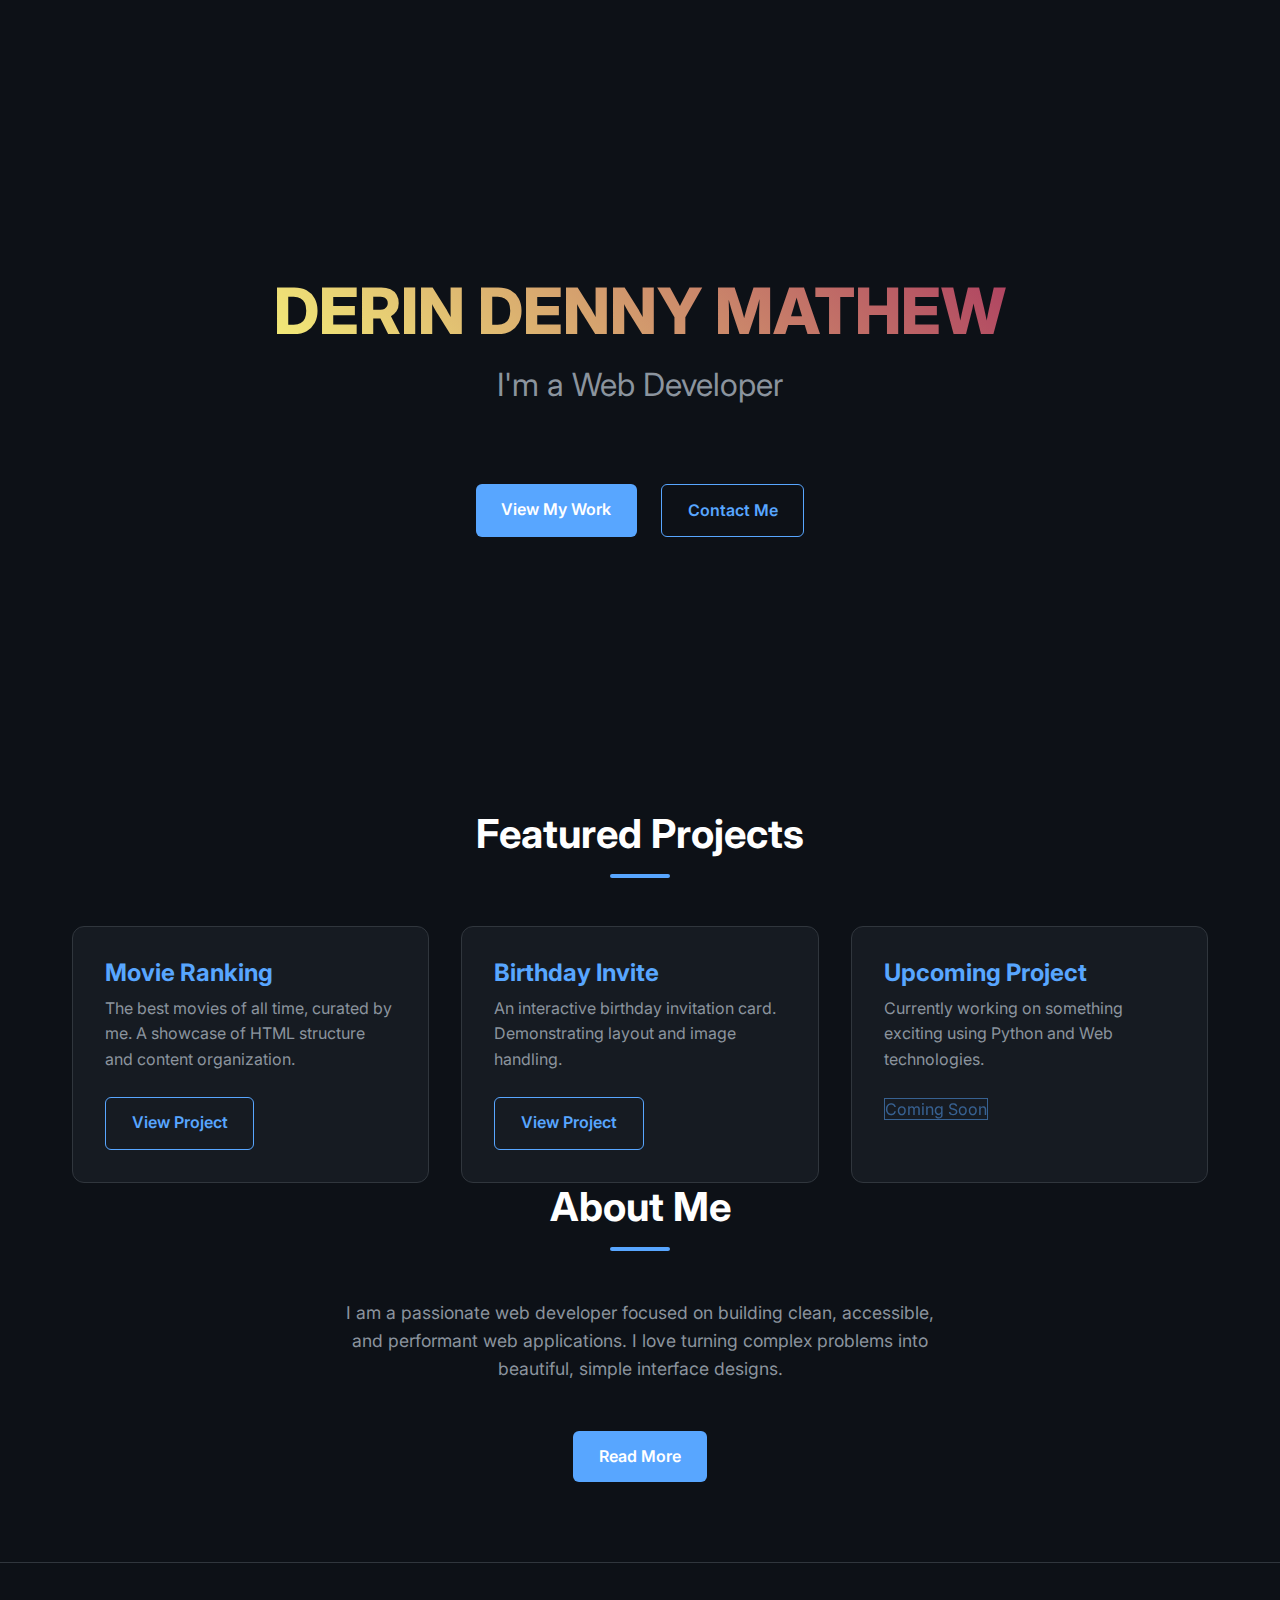
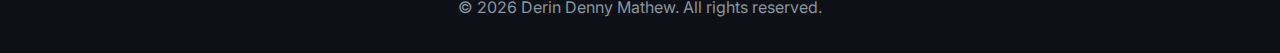
<file: index.html>
<!DOCTYPE html>
<html lang="en">

<head>
    <meta charset="UTF-8">
    <meta name="viewport" content="width=device-width, initial-scale=1.0">
    <title>Derin Denny Mathew | Web Developer</title>
    <link rel="preconnect" href="https://fonts.googleapis.com">
    <link rel="preconnect" href="https://fonts.gstatic.com" crossorigin>
    <link href="https://fonts.googleapis.com/css2?family=Inter:wght@400;600;800&display=swap" rel="stylesheet">
    <link rel="stylesheet" href="style.css">
</head>

<body>

    <header class="container">
        <h1>DERIN DENNY MATHEW</h1>
        <h2>I'm a Web Developer</h2>
        <div class="nav-links">
            <a href="#projects" class="btn">View My Work</a>
            <a href="./public/contact.html" class="btn btn-outline">Contact Me</a>
        </div>
    </header>

    <main>
        <section id="projects" class="container">
            <h3 class="section-title">Featured Projects</h3>

            <div class="projects-grid">
                <!-- Project 1 -->
                <article class="project-card">
                    <div class="card-content">
                        <h4 class="card-title">Movie Ranking</h4>
                        <p class="card-desc">The best movies of all time, curated by me. A showcase of HTML structure
                            and content organization.</p>
                        <a href="./assets/images/movie-ranking (2).png" class="btn btn-outline">View Project</a>
                    </div>
                </article>

                <!-- Project 2 -->
                <article class="project-card">
                    <div class="card-content">
                        <h4 class="card-title">Birthday Invite</h4>
                        <p class="card-desc">An interactive birthday invitation card. Demonstrating layout and image
                            handling.</p>
                        <a href="./public/birthday-invite.html" class="btn btn-outline">View Project</a>
                    </div>
                </article>

                <!-- Project 3 (Placeholder for future work) -->
                <article class="project-card">
                    <div class="card-content">
                        <h4 class="card-title">Upcoming Project</h4>
                        <p class="card-desc">Currently working on something exciting using Python and Web technologies.
                        </p>
                        <span class="btn-outline" style="opacity: 0.5; cursor: default;">Coming Soon</span>
                    </div>
                </article>
            </div>
        </section>

        <section id="about" class="container" style="text-align: center; margin-bottom: 5rem;">
            <h3 class="section-title">About Me</h3>
            <p style="color: var(--text-secondary); max-width: 600px; margin: 0 auto; font-size: 1.1rem;">
                I am a passionate web developer focused on building clean, accessible, and performant web applications.
                I love turning complex problems into beautiful, simple interface designs.
            </p>
            <div class="nav-links">
                <a href="./public/about.html" class="btn">Read More</a>
            </div>
        </section>
    </main>

    <footer
        style="text-align: center; padding: 2rem; color: var(--text-secondary); border-top: 1px solid var(--border-color);">
        <p>&copy; 2026 Derin Denny Mathew. All rights reserved.</p>
    </footer>

</body>

</html>
</file>
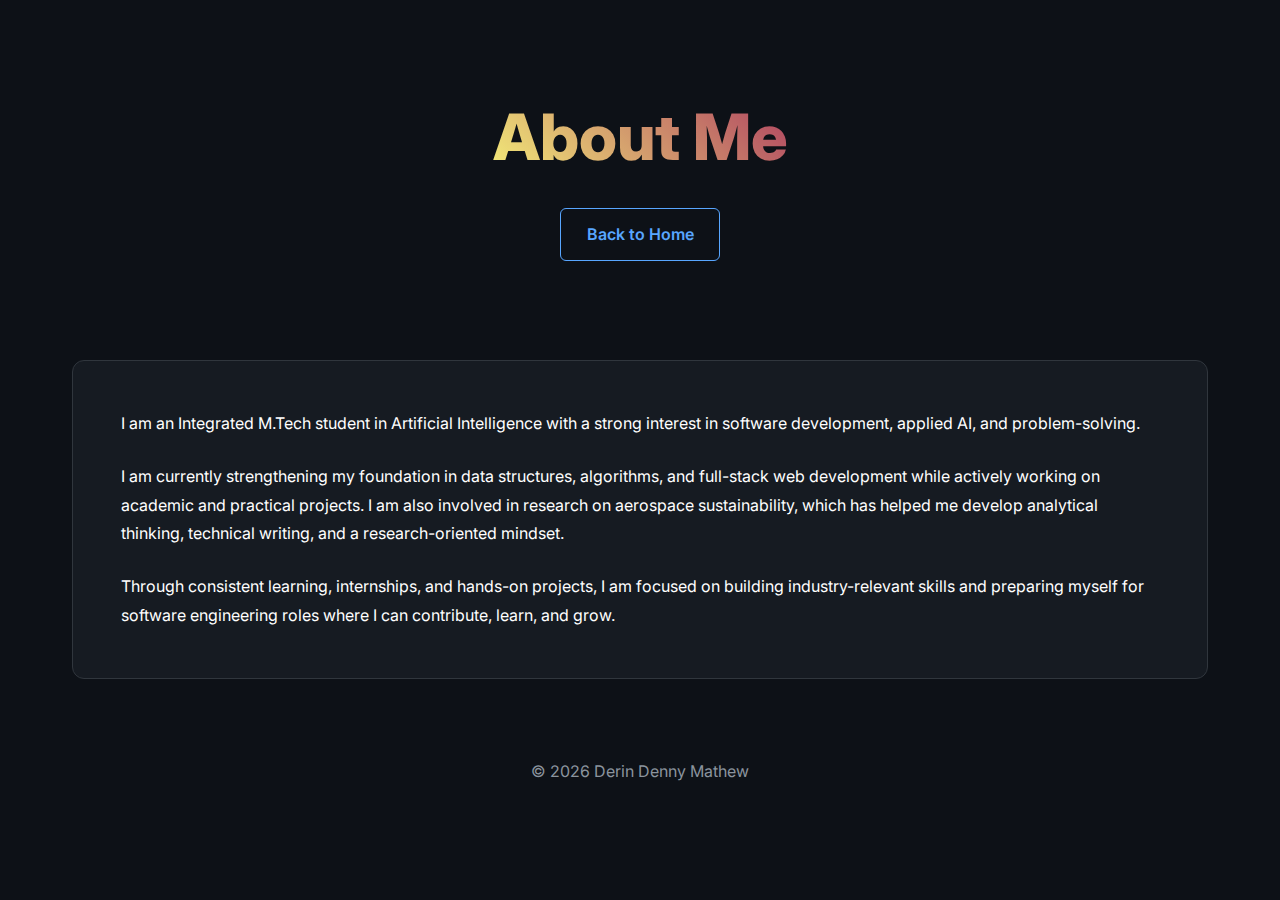
<file: public/about.html>
<!DOCTYPE html>
<html lang="en">

<head>
    <meta charset="UTF-8">
    <meta name="viewport" content="width=device-width, initial-scale=1.0">
    <title>About Me | Derin Denny Mathew</title>
    <link rel="preconnect" href="https://fonts.googleapis.com">
    <link rel="preconnect" href="https://fonts.gstatic.com" crossorigin>
    <link href="https://fonts.googleapis.com/css2?family=Inter:wght@400;600;800&display=swap" rel="stylesheet">
    <link rel="stylesheet" href="../style.css">
</head>

<body>

    <header class="container" style="min-height: 40vh;">
        <h1>About Me</h1>
        <a href="../index.html" class="btn btn-outline" style="margin-top: 1rem;">Back to Home</a>
    </header>

    <main class="container">
        <article class="project-card" style="margin: 0 auto; padding: 3rem; line-height: 1.8;">
            <p style="margin-bottom: 1.5rem;">
                I am an Integrated M.Tech student in Artificial Intelligence with a strong interest in software
                development, applied AI, and problem-solving.
            </p>
            <p style="margin-bottom: 1.5rem;">
                I am currently strengthening my foundation in data structures, algorithms, and full-stack web
                development while actively working on academic and practical projects. I am also involved in research on
                aerospace sustainability, which has helped me develop analytical thinking, technical writing, and a
                research-oriented mindset.
            </p>
            <p>
                Through consistent learning, internships, and hands-on projects, I am focused on building
                industry-relevant skills and preparing myself for software engineering roles where I can contribute,
                learn, and grow.
            </p>
        </article>
    </main>

    <footer style="text-align: center; padding: 2rem; color: var(--text-secondary); margin-top: 3rem;">
        <p>&copy; 2026 Derin Denny Mathew</p>
    </footer>

</body>

</html>
</file>
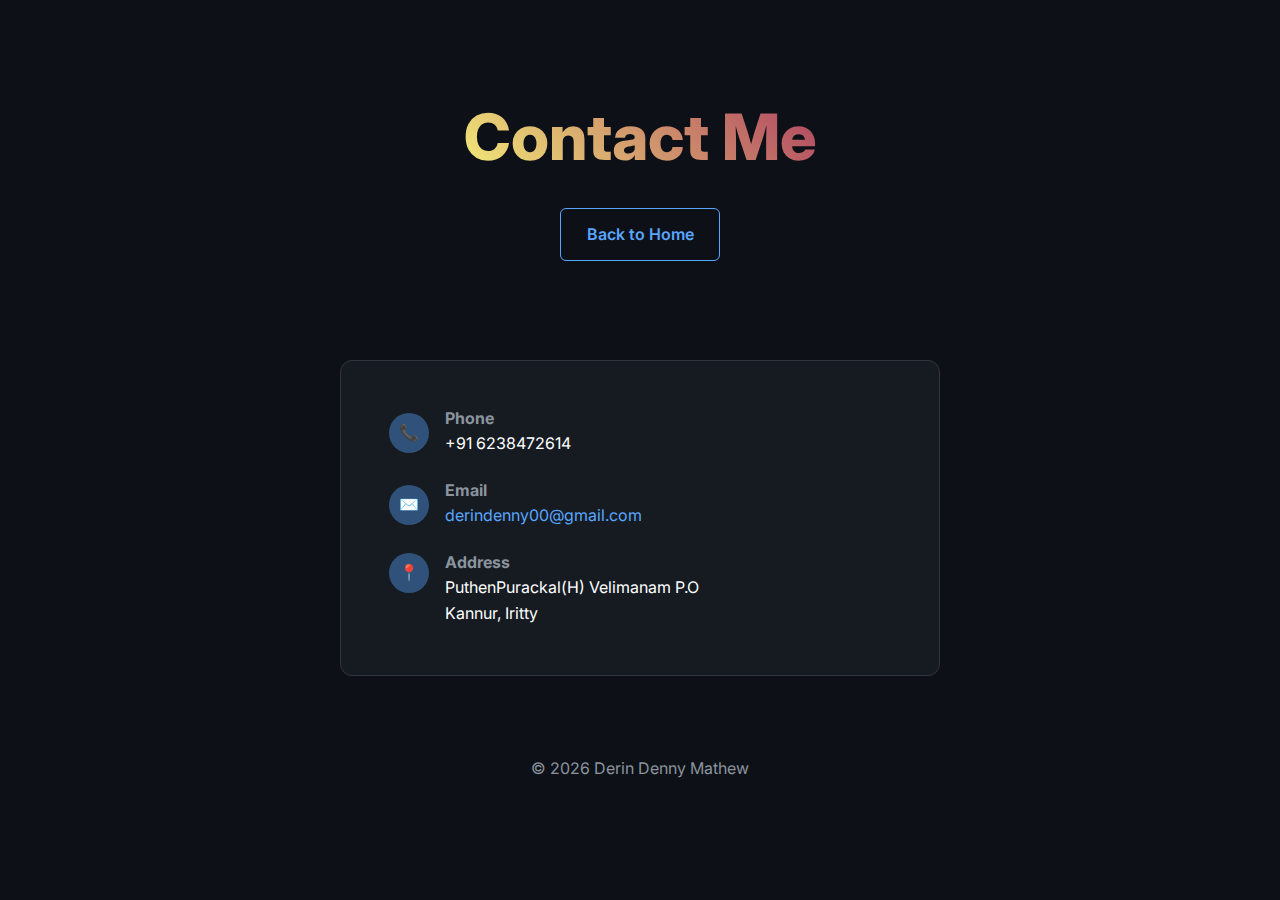
<file: public/contact.html>
<!DOCTYPE html>
<html lang="en">

<head>
  <meta charset="UTF-8">
  <meta name="viewport" content="width=device-width, initial-scale=1.0">
  <title>Contact Me | Derin Denny Mathew</title>
  <link rel="preconnect" href="https://fonts.googleapis.com">
  <link rel="preconnect" href="https://fonts.gstatic.com" crossorigin>
  <link href="https://fonts.googleapis.com/css2?family=Inter:wght@400;600;800&display=swap" rel="stylesheet">
  <link rel="stylesheet" href="../style.css">
</head>

<body>

  <header class="container" style="min-height: 40vh;">
    <h1>Contact Me</h1>
    <a href="../index.html" class="btn btn-outline" style="margin-top: 1rem;">Back to Home</a>
  </header>

  <main class="container">
    <div class="project-card" style="max-width: 600px; margin: 0 auto; padding: 3rem;">
      <div style="display: flex; flex-direction: column; gap: 1.5rem;">

        <div style="display: flex; align-items: center; gap: 1rem;">
          <div
            style="background: var(--accent-glow); padding: 10px; border-radius: 50%; width: 40px; height: 40px; display: flex; align-items: center; justify-content: center;">
            📞
          </div>
          <div>
            <h3 style="margin-bottom: 0.2rem; font-size: 1rem; color: var(--text-secondary);">Phone</h3>
            <p>+91 6238472614</p>
          </div>
        </div>

        <div style="display: flex; align-items: center; gap: 1rem;">
          <div
            style="background: var(--accent-glow); padding: 10px; border-radius: 50%; width: 40px; height: 40px; display: flex; align-items: center; justify-content: center;">
            ✉️
          </div>
          <div>
            <h3 style="margin-bottom: 0.2rem; font-size: 1rem; color: var(--text-secondary);">Email</h3>
            <p><a href="mailto:derindenny00@gmail.com" style="color: var(--accent-color);">derindenny00@gmail.com</a>
            </p>
          </div>
        </div>

        <div style="display: flex; align-items: flex-start; gap: 1rem;">
          <div
            style="background: var(--accent-glow); padding: 10px; border-radius: 50%; width: 40px; height: 40px; display: flex; align-items: center; justify-content: center;">
            📍
          </div>
          <div>
            <h3 style="margin-bottom: 0.2rem; font-size: 1rem; color: var(--text-secondary);">Address</h3>
            <p>PuthenPurackal(H) Velimanam P.O<br>Kannur, Iritty</p>
          </div>
        </div>

      </div>
    </div>
  </main>

  <footer style="text-align: center; padding: 2rem; color: var(--text-secondary); margin-top: 3rem;">
    <p>&copy; 2026 Derin Denny Mathew</p>
  </footer>

</body>

</html>
</file>
<file: style.css>
/* Modern Design System - Premium Dark Theme */
:root {
    --bg-color: #0d1117;
    --text-primary: #ffffff;
    --text-secondary: #8b949e;
    --accent-color: #58a6ff;
    --accent-glow: rgba(88, 166, 255, 0.4);
    --card-bg: #161b22;
    --border-color: #30363d;
    --gradient-1: linear-gradient(135deg, #FF6B6B 0%, #556270 100%);
    --gradient-text: linear-gradient(45deg, #f3ec78, #af4261);
    --font-main: 'Inter', -apple-system, BlinkMacSystemFont, "Segoe UI", Roboto, Helvetica, Arial, sans-serif;
    --transition: all 0.3s ease;
}

* {
    box-sizing: border-box;
    margin: 0;
    padding: 0;
}

body {
    background-color: var(--bg-color);
    color: var(--text-primary);
    font-family: var(--font-main);
    line-height: 1.6;
    overflow-x: hidden;
}

a {
    text-decoration: none;
    color: inherit;
}

/* Typography */
h1,
h2,
h3,
h4 {
    line-height: 1.2;
    margin-bottom: 1rem;
}

h1 {
    font-size: 4rem;
    font-weight: 800;
    background: var(--gradient-text);
    -webkit-background-clip: text;
    -webkit-text-fill-color: transparent;
    animation: fadeInDown 1s ease-out;
}

h2 {
    font-size: 2rem;
    color: var(--text-secondary);
    font-weight: 400;
    margin-bottom: 2rem;
}

/* Layout */
.container {
    max-width: 1200px;
    margin: 0 auto;
    padding: 0 2rem;
}

header {
    min-height: 90vh;
    display: flex;
    flex-direction: column;
    justify-content: center;
    align-items: center;
    text-align: center;
    position: relative;
}

/* Sections */
section {
    padding: 5rem 0;
}

.section-title {
    text-align: center;
    font-size: 2.5rem;
    margin-bottom: 3rem;
    position: relative;
    display: inline-block;
    width: 100%;
}

.section-title::after {
    content: '';
    display: block;
    width: 60px;
    height: 4px;
    background: var(--accent-color);
    margin: 1rem auto 0;
    border-radius: 2px;
}

/* Projects Grid */
.projects-grid {
    display: grid;
    grid-template-columns: repeat(auto-fit, minmax(300px, 1fr));
    gap: 2rem;
}

.project-card {
    background: var(--card-bg);
    border: 1px solid var(--border-color);
    border-radius: 12px;
    overflow: hidden;
    transition: var(--transition);
    position: relative;
    height: 100%;
}

.project-card:hover {
    transform: translateY(-5px);
    box-shadow: 0 10px 30px -15px rgba(0, 0, 0, 0.5);
    border-color: var(--accent-color);
}

.card-content {
    padding: 2rem;
}

.card-title {
    font-size: 1.5rem;
    margin-bottom: 0.5rem;
    color: var(--accent-color);
}

.card-desc {
    color: var(--text-secondary);
    margin-bottom: 1.5rem;
}

.btn {
    display: inline-block;
    padding: 0.8rem 1.6rem;
    border-radius: 6px;
    background: var(--accent-color);
    color: white;
    font-weight: 600;
    transition: var(--transition);
    border: none;
    cursor: pointer;
}

.btn:hover {
    background: #3a8cdf;
    transform: scale(1.05);
    box-shadow: 0 0 15px var(--accent-glow);
}

.btn-outline {
    background: transparent;
    border: 1px solid var(--accent-color);
    color: var(--accent-color);
}

.btn-outline:hover {
    background: rgba(88, 166, 255, 0.1);
}

/* About & Contact */
.nav-links {
    margin-top: 3rem;
    display: flex;
    gap: 1.5rem;
    justify-content: center;
}

/* Animations */
@keyframes fadeInDown {
    from {
        opacity: 0;
        transform: translateY(-20px);
    }

    to {
        opacity: 1;
        transform: translateY(0);
    }
}

/* Responsive */
@media (max-width: 768px) {
    h1 {
        font-size: 2.5rem;
    }

    .container {
        padding: 0 1.5rem;
    }
}
</file>
